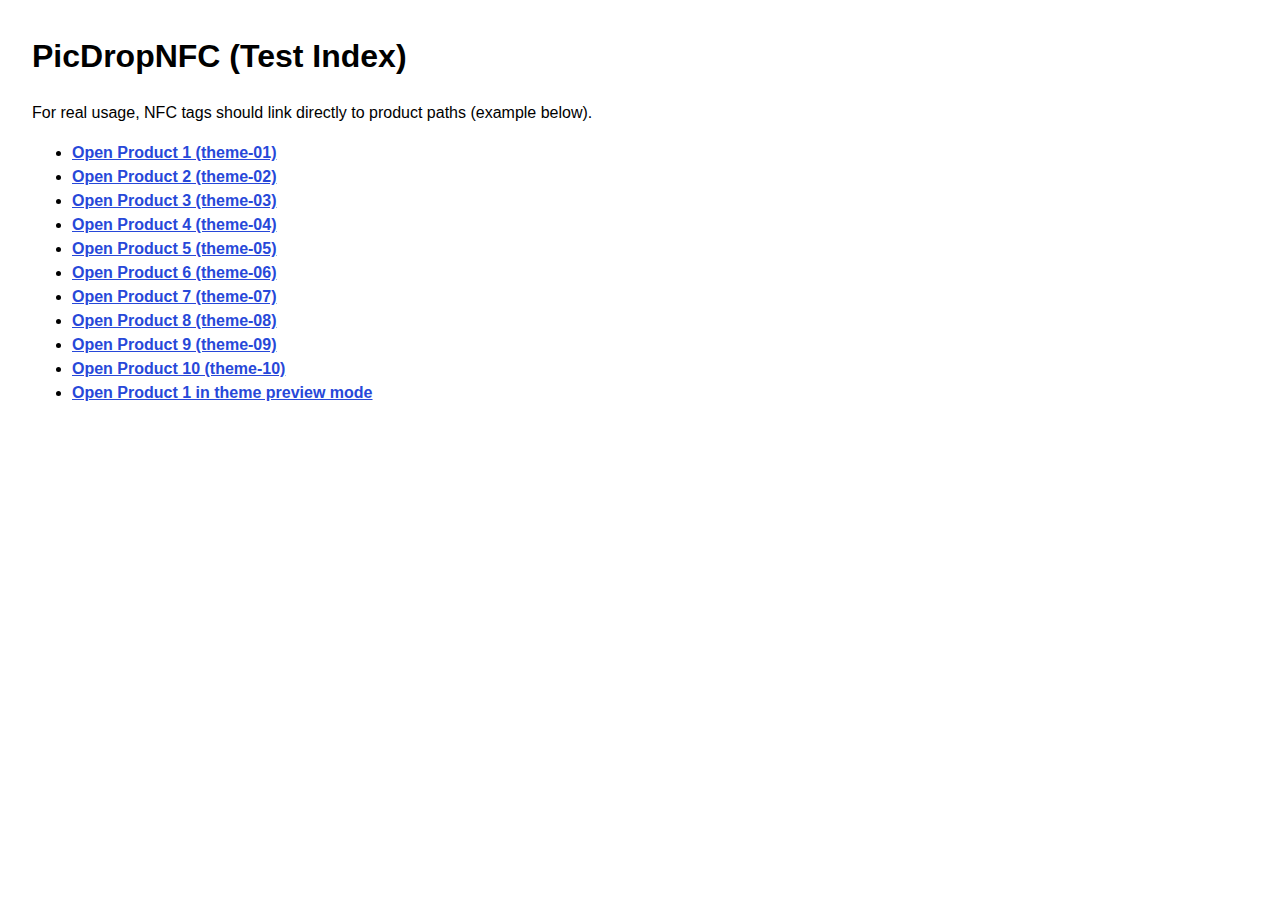
<file: index.html>
<!doctype html>
<html lang="en">
  <head>
    <meta charset="UTF-8" />
    <meta name="viewport" content="width=device-width, initial-scale=1" />
    <title>PicDropNFC Test Index</title>
    <style>
      body { font-family: Inter, Arial, sans-serif; margin: 2rem; line-height: 1.5; }
      a { color: #2748d9; font-weight: 600; }
    </style>
  </head>
  <body>
    <h1>PicDropNFC (Test Index)</h1>
    <p>For real usage, NFC tags should link directly to product paths (example below).</p>
    <ul>
      <li><a href="./product1/">Open Product 1 (theme-01)</a></li>
      <li><a href="./product2/">Open Product 2 (theme-02)</a></li>
      <li><a href="./product3/">Open Product 3 (theme-03)</a></li>
      <li><a href="./product4/">Open Product 4 (theme-04)</a></li>
      <li><a href="./product5/">Open Product 5 (theme-05)</a></li>
      <li><a href="./product6/">Open Product 6 (theme-06)</a></li>
      <li><a href="./product7/">Open Product 7 (theme-07)</a></li>
      <li><a href="./product8/">Open Product 8 (theme-08)</a></li>
      <li><a href="./product9/">Open Product 9 (theme-09)</a></li>
      <li><a href="./product10/">Open Product 10 (theme-10)</a></li>
      <li><a href="./product1/?theme=theme-03">Open Product 1 in theme preview mode</a></li>
    </ul>
  </body>
</html>
</file>
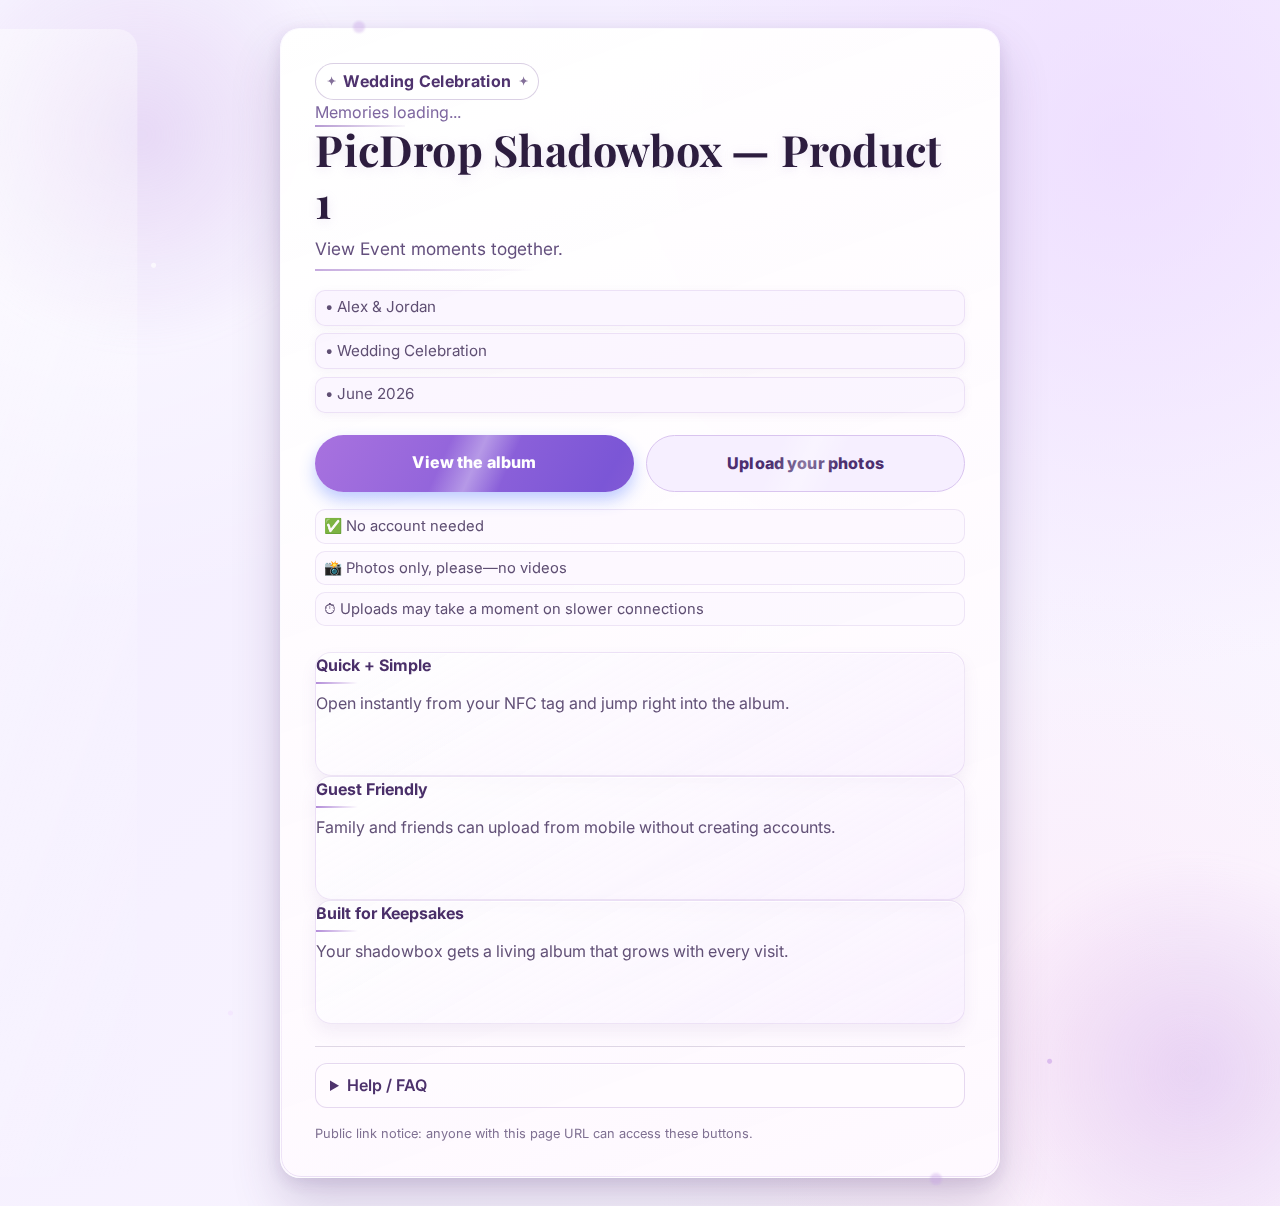
<file: product1/index.html>
<!doctype html>
<html lang="en">
  <head>
    <meta charset="UTF-8" />
    <meta name="viewport" content="width=device-width, initial-scale=1" />
    <title>PicDropNFC | Product Page</title>
    <meta name="description" content="Scan and share moments with PicDropNFC." />
    <link rel="preconnect" href="https://fonts.googleapis.com" />
    <link rel="preconnect" href="https://fonts.gstatic.com" crossorigin />
    <link href="https://fonts.googleapis.com/css2?family=Inter:wght@400;500;600;700;800&family=Playfair+Display:wght@600;700&display=swap" rel="stylesheet" />
    <link rel="stylesheet" href="../assets/shared/reset.css" />
    <link rel="stylesheet" href="../assets/shared/components.css" />
  </head>
  <body>
    <main class="page-shell" data-product-page>
      <div class="theme-overlay" aria-hidden="true"></div>
      <div class="theme-particles" aria-hidden="true"></div>
      <div class="theme-sparkles" aria-hidden="true"></div>

      <section class="card" aria-labelledby="pageTitle">
        <header class="hero-header">
          <span class="tag" id="eventBadge">PicDropNFC</span>
          <p class="loading-quip" id="loadingQuip">Memories loading...</p>
          <h1 class="title" id="pageTitle">Product 1</h1>
          <p class="subtitle" id="subtitleText">Tap. Share. View your moments together.</p>
        </header>

        <div class="details-list" id="eventDetails"></div>

        <div class="cta-stack">
          <a id="viewBtn" class="btn btn-primary btn-view" href="#" target="_blank" rel="noopener noreferrer" data-analytics="view_album">View the album</a>
          <a id="uploadBtn" class="btn btn-secondary" href="#" target="_blank" rel="noopener noreferrer" data-analytics="upload_photos">Upload your photos</a>
        </div>

        <div class="microcopy">
          <span>✅ No account needed</span>
          <span>📸 Photos only, please—no videos</span>
          <span>⏱ Uploads may take a moment on slower connections</span>
        </div>

        <section class="story-band" aria-label="Moments highlights">
          <article class="story-pill">
            <h2>Quick + Simple</h2>
            <p>Open instantly from your NFC tag and jump right into the album.</p>
          </article>
          <article class="story-pill">
            <h2>Guest Friendly</h2>
            <p>Family and friends can upload from mobile without creating accounts.</p>
          </article>
          <article class="story-pill">
            <h2>Built for Keepsakes</h2>
            <p>Your shadowbox gets a living album that grows with every visit.</p>
          </article>
        </section>

        <div class="faq">
          <details>
            <summary>Help / FAQ</summary>
            <p>
              Tap <strong>View the album</strong> to browse shared photos, or <strong>Upload your photos</strong> to add yours.
              Please upload photos only.
            </p>
          </details>
        </div>

        <p class="footer-note">Public link notice: anyone with this page URL can access these buttons.</p>
      </section>
    </main>

    <script src="../assets/shared/analytics-hooks.js"></script>
    <script src="config.js"></script>
    <script src="script.js"></script>
  </body>
</html>
</file>
<file: assets/shared/components.css>
:root {
  --font-ui: "Inter", "Segoe UI", Roboto, Helvetica, Arial, sans-serif;
  --font-display: "Playfair Display", Georgia, serif;
  --radius-lg: 20px;
  --radius-md: 12px;
  --shadow-card: 0 12px 28px rgba(0, 0, 0, 0.18);
  --focus-ring: 0 0 0 3px rgba(27, 95, 255, 0.45);
}

body {
  font-family: var(--font-ui);
  color: var(--text-primary, #1d2230);
  background: var(--surface-page, #f5f7fb);
}

.page-shell {
  min-height: 100vh;
  display: grid;
  place-items: center;
  padding: clamp(1rem, 2.2vw, 2rem);
  position: relative;
  overflow: hidden;
}

.card {
  width: min(100%, 720px);
  background: var(--surface-card, rgba(255, 255, 255, 0.92));
  border: 1px solid var(--border-soft, rgba(255, 255, 255, 0.35));
  border-radius: var(--radius-lg);
  box-shadow: var(--shadow-card);
  backdrop-filter: blur(8px);
  padding: clamp(1.2rem, 4vw, 2rem);
  position: relative;
  z-index: 2;
}

.title {
  font-family: var(--font-display);
  font-size: clamp(1.55rem, 6.2vw, 2.4rem);
  line-height: 1.2;
  color: var(--text-title, #121726);
}

.subtitle {
  margin-top: 0.5rem;
  color: var(--text-secondary, #384056);
  font-size: clamp(0.98rem, 3.5vw, 1.08rem);
}

.details-list {
  margin-top: 1rem;
  display: grid;
  gap: 0.35rem;
  color: var(--text-secondary, #384056);
  font-size: 0.95rem;
}

.cta-stack {
  margin-top: 1.35rem;
  display: grid;
  gap: 0.8rem;
}

.btn {
  border: 0;
  border-radius: 999px;
  padding: 0.95rem 1.15rem;
  font-weight: 650;
  text-align: center;
  text-decoration: none;
  transition: transform 180ms ease, box-shadow 180ms ease, opacity 180ms ease;
  position: relative;
  overflow: hidden;
}

.btn:focus-visible,
summary:focus-visible,
a:focus-visible {
  outline: none;
  box-shadow: var(--focus-ring);
}

.btn:hover { transform: translateY(-1px); }
.btn:active { transform: translateY(0); }

.btn-primary {
  background: var(--btn-primary-bg, linear-gradient(120deg, #2a5fff, #6d4bff));
  color: var(--btn-primary-text, #fff);
  box-shadow: 0 8px 16px rgba(44, 88, 255, 0.3);
}

.btn-secondary {
  background: var(--btn-secondary-bg, #f2f4ff);
  color: var(--btn-secondary-text, #273058);
  border: 1px solid var(--btn-secondary-border, #d8ddf6);
}

.btn::after {
  content: "";
  position: absolute;
  inset: -150% 40%;
  background: linear-gradient(90deg, transparent, rgba(255,255,255,0.35), transparent);
  transform: rotate(24deg);
  animation: shimmer 5.5s infinite;
  pointer-events: none;
}

@keyframes shimmer {
  0%, 84% { translate: -120% 0; }
  100% { translate: 120% 0; }
}

.microcopy {
  margin-top: 1rem;
  display: grid;
  gap: 0.35rem;
  font-size: 0.92rem;
  color: var(--text-secondary, #384056);
}

.tag {
  display: inline-flex;
  align-items: center;
  gap: 0.45rem;
  border-radius: 999px;
  padding: 0.35rem 0.65rem;
  background: var(--chip-bg, rgba(255, 255, 255, 0.65));
  border: 1px solid var(--chip-border, rgba(0,0,0,0.08));
}

.faq {
  margin-top: 1.25rem;
  border-top: 1px solid var(--border-soft, rgba(0,0,0,0.12));
  padding-top: 1rem;
}

.faq details {
  border: 1px solid var(--border-soft, rgba(0,0,0,0.15));
  border-radius: var(--radius-md);
  background: var(--surface-muted, rgba(255,255,255,0.55));
  padding: 0.6rem 0.85rem;
}

.faq details + details { margin-top: 0.6rem; }
.faq summary { cursor: pointer; font-weight: 600; }
.faq p { margin-top: 0.45rem; color: var(--text-secondary, #384056); }

.footer-note {
  margin-top: 1rem;
  font-size: 0.8rem;
  color: var(--text-muted, #666d83);
}

.theme-particles,
.theme-overlay {
  position: absolute;
  inset: 0;
  pointer-events: none;
}

@media (min-width: 768px) {
  .cta-stack { grid-template-columns: 1fr 1fr; }
}
</file>
